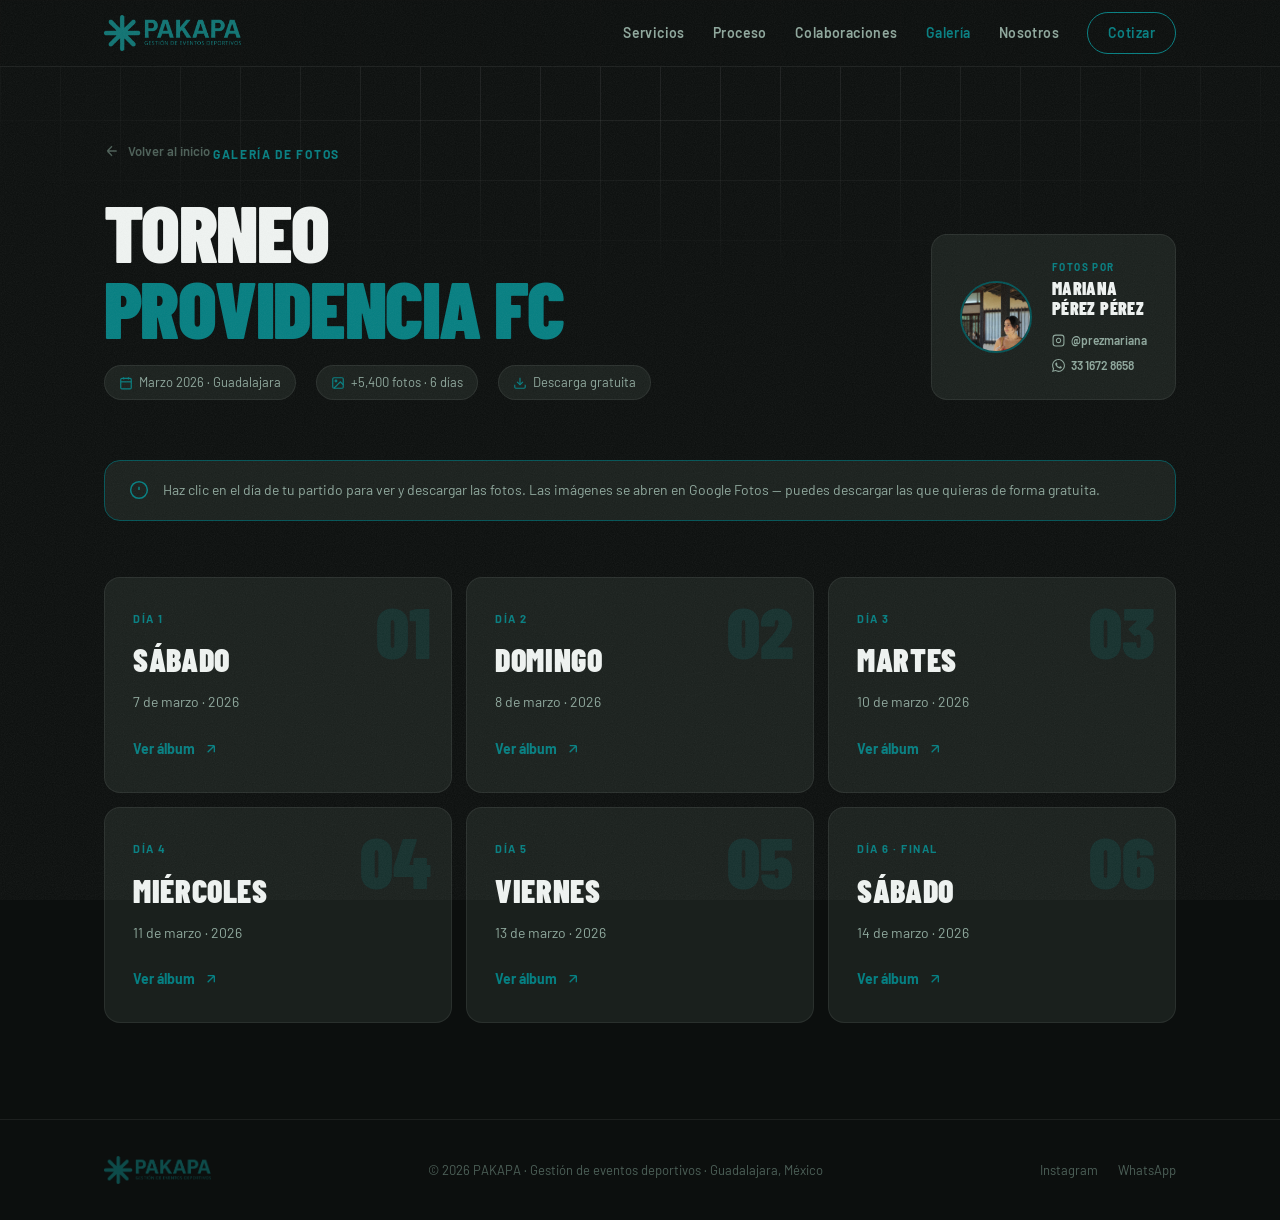
<file: fotos/index.html>
<!doctype html>
<html lang="es">
<head>
  <meta charset="utf-8" />
  <link rel="icon" type="image/svg+xml" href="/favicon.svg" />
  <meta name="viewport" content="width=device-width,initial-scale=1" />
  <title>Fotos · Torneo Providencia FC · PAKAPA</title>
  <meta name="description" content="Fotos del Torneo Providencia FC organizado por PAKAPA. +5,400 fotos organizadas por día." />
  <link rel="preconnect" href="https://fonts.googleapis.com">
  <link rel="preconnect" href="https://fonts.gstatic.com" crossorigin>
  <link href="https://fonts.googleapis.com/css2?family=Barlow+Condensed:wght@400;600;700;800;900&family=Barlow:wght@400;500;600&display=swap" rel="stylesheet">
  <link rel="stylesheet" href="/styles.css" />
  <style>
    .fotos-hero { padding: 140px 0 60px; position: relative; }
    .fotos-hero__bg { position: absolute; inset: 0; pointer-events: none; }
    .fotos-hero__grid {
      position: absolute; inset: 0;
      background-image: linear-gradient(var(--line) 1px, transparent 1px), linear-gradient(90deg, var(--line) 1px, transparent 1px);
      background-size: 60px 60px;
      mask-image: radial-gradient(ellipse 80% 80% at 50% 0%, black 30%, transparent 80%);
    }
    .fotos-hero__inner { position: relative; z-index: 1; }
    .fotos-hero__back {
      display: inline-flex; align-items: center; gap: 8px;
      font-size: 13px; font-weight: 600; color: var(--text-3);
      text-decoration: none; margin-bottom: 32px; transition: color .2s;
    }
    .fotos-hero__back:hover { color: var(--aqua); }
    .fotos-hero h1 {
      font-family: var(--font-display); font-size: clamp(40px, 7vw, 80px);
      font-weight: 900; line-height: .95; letter-spacing: -.02em;
      text-transform: uppercase; color: var(--text); margin-bottom: 12px;
    }
    .fotos-hero h1 span { color: var(--aqua); }
    .fotos-hero__meta { display: flex; align-items: center; gap: 20px; margin-top: 20px; flex-wrap: wrap; }
    .fotos-tag {
      display: inline-flex; align-items: center; gap: 6px;
      background: var(--bg-card); border: 1px solid var(--line);
      border-radius: 999px; padding: 6px 14px; font-size: 13px; color: var(--text-2);
    }
    .fotos-tag svg { color: var(--aqua); }
    .days-grid { display: grid; grid-template-columns: repeat(3, 1fr); gap: 14px; margin-top: 56px; }
    .day-card {
      background: var(--bg-card); border: 1px solid var(--line);
      border-radius: var(--r-md); padding: 32px 28px;
      display: flex; flex-direction: column; gap: 16px;
      text-decoration: none; color: var(--text);
      transition: border-color .25s, transform .25s;
      position: relative; overflow: hidden;
    }
    .day-card::before {
      content: ''; position: absolute; top: 0; left: 0; right: 0; height: 2px;
      background: linear-gradient(90deg, transparent, var(--aqua), transparent);
      opacity: 0; transition: opacity .3s;
    }
    .day-card:hover { border-color: var(--aqua-dim); transform: translateY(-4px); }
    .day-card:hover::before { opacity: 1; }
    .day-card__num {
      font-family: var(--font-display); font-size: 72px; font-weight: 900;
      line-height: 1; color: var(--aqua); opacity: .18;
      position: absolute; top: 16px; right: 20px;
    }
    .day-card__label { font-size: 11px; font-weight: 700; letter-spacing: .14em; text-transform: uppercase; color: var(--aqua); }
    .day-card__title { font-family: var(--font-display); font-size: 32px; font-weight: 900; text-transform: uppercase; letter-spacing: .02em; line-height: 1; color: var(--text); }
    .day-card__date { font-size: 14px; color: var(--text-2); }
    .day-card__cta { display: inline-flex; align-items: center; gap: 8px; margin-top: 8px; font-size: 14px; font-weight: 700; color: var(--aqua); }
    .day-card:hover .day-card__cta svg { transform: translate(3px, -3px); }
    .day-card__cta svg { transition: transform .2s; }
    .fotos-notice {
      background: var(--bg-card); border: 1px solid var(--aqua-dim);
      border-radius: var(--r-md); padding: 18px 24px;
      display: flex; align-items: center; gap: 14px;
      margin-bottom: 40px; color: var(--text-2); font-size: 14px;
    }
    .fotos-notice svg { color: var(--aqua); flex-shrink: 0; }
    @media(max-width: 900px) { .days-grid { grid-template-columns: 1fr 1fr; } }
    @media(max-width: 600px) {
      .days-grid { grid-template-columns: 1fr; }
      .fotos-hero { padding: 120px 0 40px; }
    }
  </style>
</head>
<body>

  <!-- HEADER -->
  <header class="header scrolled" id="header">
    <div class="wrap header__inner">
      <a href="/index.html" class="brand">
        <img src="/assets/logo2.png" alt="PAKAPA" class="brand__logo">
      </a>
      <nav class="nav">
        <a href="/index.html#servicios">Servicios</a>
        <a href="/index.html#proceso">Proceso</a>
        <a href="/index.html#colaboraciones">Colaboraciones</a>
        <a href="/fotos/" style="color:var(--aqua)">Galería</a>
        <a href="/index.html#nosotros">Nosotros</a>
        <a href="/index.html#contacto" class="nav__cta">Cotizar</a>
      </nav>
      <button class="nav-toggle" id="navToggle" aria-label="Menú">
        <span></span><span></span><span></span>
      </button>
    </div>
  </header>

  <!-- MOBILE NAV -->
  <div class="mobile-nav" id="mobileNav">
    <a href="/index.html#servicios" onclick="closeMobileNav()">Servicios</a>
    <a href="/index.html#proceso" onclick="closeMobileNav()">Proceso</a>
    <a href="/index.html#colaboraciones" onclick="closeMobileNav()">Colaboraciones</a>
    <a href="/fotos/" onclick="closeMobileNav()">Galería</a>
    <a href="/index.html#nosotros" onclick="closeMobileNav()">Nosotros</a>
    <a href="/index.html#contacto" class="mobile-nav__cta" onclick="closeMobileNav()">Cotizar</a>
  </div>

  <main>
    <section class="fotos-hero">
      <div class="fotos-hero__bg">
        <div class="fotos-hero__grid"></div>
      </div>
      <div class="wrap fotos-hero__inner" style="display:flex; align-items:flex-end; justify-content:space-between; gap:40px; flex-wrap:wrap;">

        <div style="flex:1; min-width:260px;">
          <a href="/index.html" class="fotos-hero__back">
            <svg width="16" height="16" viewBox="0 0 24 24" fill="none" stroke="currentColor" stroke-width="2"><path d="M19 12H5M5 12l7 7M5 12l7-7"/></svg>
            Volver al inicio
          </a>
          <span class="section__label">Galería de fotos</span>
          <h1>Torneo<br><span>Providencia FC</span></h1>
          <div class="fotos-hero__meta">
            <div class="fotos-tag">
              <svg width="14" height="14" viewBox="0 0 24 24" fill="none" stroke="currentColor" stroke-width="2"><rect x="3" y="4" width="18" height="18" rx="2"/><line x1="16" y1="2" x2="16" y2="6"/><line x1="8" y1="2" x2="8" y2="6"/><line x1="3" y1="10" x2="21" y2="10"/></svg>
              Marzo 2026 · Guadalajara
            </div>
            <div class="fotos-tag">
              <svg width="14" height="14" viewBox="0 0 24 24" fill="none" stroke="currentColor" stroke-width="2"><rect x="3" y="3" width="18" height="18" rx="2"/><circle cx="8.5" cy="8.5" r="1.5"/><path d="m21 15-5-5L5 21"/></svg>
              +5,400 fotos · 6 días
            </div>
            <div class="fotos-tag">
              <svg width="14" height="14" viewBox="0 0 24 24" fill="none" stroke="currentColor" stroke-width="2"><path d="M21 15v4a2 2 0 0 1-2 2H5a2 2 0 0 1-2-2v-4"/><polyline points="7 10 12 15 17 10"/><line x1="12" y1="15" x2="12" y2="3"/></svg>
              Descarga gratuita
            </div>
          </div>
        </div>

        <!-- FOTÓGRAFA -->
        <div style="
          flex-shrink:0;
          background: var(--bg-card);
          border: 1px solid var(--line);
          border-radius: var(--r-md);
          padding: 24px 28px;
          display: flex;
          align-items: center;
          gap: 20px;
          margin-bottom: 0;
        ">
          <img
            src="/assets/mariana-perez.jpg"
            alt="Mariana Pérez Pérez"
            style="
              width: 72px; height: 72px; border-radius: 50%;
              object-fit: cover; object-position: center top;
              border: 2px solid var(--aqua-dim); flex-shrink: 0;
            "
          />
          <div>
            <p style="font-size:10px; font-weight:700; letter-spacing:.14em; text-transform:uppercase; color:var(--aqua); margin:0 0 4px;">Fotos por</p>
            <p style="font-family:var(--font-display); font-size:18px; font-weight:900; text-transform:uppercase; color:var(--text); margin:0 0 12px; letter-spacing:.02em; line-height:1.1;">Mariana<br>Pérez Pérez</p>
            <div style="display:flex; flex-direction:column; gap:6px;">
              <a href="https://instagram.com/prezmariana" target="_blank" style="display:inline-flex; align-items:center; gap:6px; font-size:12px; font-weight:600; color:var(--text-2); text-decoration:none; transition:color .2s;" onmouseover="this.style.color='var(--aqua)'" onmouseout="this.style.color='var(--text-2)'">
                <svg width="13" height="13" viewBox="0 0 24 24" fill="none" stroke="currentColor" stroke-width="2"><rect x="2" y="2" width="20" height="20" rx="5" ry="5"/><path d="M16 11.37A4 4 0 1 1 12.63 8 4 4 0 0 1 16 11.37z"/><line x1="17.5" y1="6.5" x2="17.51" y2="6.5"/></svg>
                @prezmariana
              </a>
              <a href="https://wa.me/523316728658" target="_blank" style="display:inline-flex; align-items:center; gap:6px; font-size:12px; font-weight:600; color:var(--text-2); text-decoration:none; transition:color .2s;" onmouseover="this.style.color='var(--aqua)'" onmouseout="this.style.color='var(--text-2)'">
                <svg width="13" height="13" viewBox="0 0 24 24" fill="currentColor"><path d="M17.472 14.382c-.297-.149-1.758-.867-2.03-.967-.273-.099-.471-.148-.67.15-.197.297-.767.966-.94 1.164-.173.199-.347.223-.644.075-.297-.15-1.255-.463-2.39-1.475-.883-.788-1.48-1.761-1.653-2.059-.173-.297-.018-.458.13-.606.134-.133.298-.347.446-.52.149-.174.198-.298.298-.497.099-.198.05-.371-.025-.52-.075-.149-.669-1.612-.916-2.207-.242-.579-.487-.5-.669-.51-.173-.008-.371-.01-.57-.01-.198 0-.52.074-.792.372-.272.297-1.04 1.016-1.04 2.479 0 1.462 1.065 2.875 1.213 3.074.149.198 2.096 3.2 5.077 4.487.709.306 1.262.489 1.694.625.712.227 1.36.195 1.871.118.571-.085 1.758-.719 2.006-1.413.248-.694.248-1.289.173-1.413-.074-.124-.272-.198-.57-.347m-5.421 7.403h-.004a9.87 9.87 0 0 1-5.031-1.378l-.361-.214-3.741.982.998-3.648-.235-.374a9.86 9.86 0 0 1-1.51-5.26c.001-5.45 4.436-9.884 9.888-9.884 2.64 0 5.122 1.03 6.988 2.898a9.825 9.825 0 0 1 2.893 6.994c-.003 5.45-4.437 9.884-9.885 9.884m8.413-18.297A11.815 11.815 0 0 0 12.05 0C5.495 0 .16 5.335.157 11.892c0 2.096.547 4.142 1.588 5.945L.057 24l6.305-1.654a11.882 11.882 0 0 0 5.683 1.448h.005c6.554 0 11.89-5.335 11.893-11.893a11.821 11.821 0 0 0-3.48-8.413Z"/></svg>
                33 1672 8658
              </a>
            </div>
          </div>
        </div>

      </div>
    </section>

    <section class="section" style="padding-top:0;">
      <div class="wrap">
        <div class="fotos-notice">
          <svg width="20" height="20" viewBox="0 0 24 24" fill="none" stroke="currentColor" stroke-width="1.8"><circle cx="12" cy="12" r="10"/><line x1="12" y1="8" x2="12" y2="12"/><line x1="12" y1="16" x2="12.01" y2="16"/></svg>
          Haz clic en el día de tu partido para ver y descargar las fotos. Las imágenes se abren en Google Fotos — puedes descargar las que quieras de forma gratuita.
        </div>
        <div class="days-grid">
          <a href="https://photos.app.goo.gl/yaPDPWjsVvygBhTG7" target="_blank" class="day-card">
            <div class="day-card__num">01</div>
            <span class="day-card__label">Día 1</span>
            <div class="day-card__title">Sábado</div>
            <div class="day-card__date">7 de marzo · 2026</div>
            <div class="day-card__cta">Ver álbum <svg width="16" height="16" viewBox="0 0 24 24" fill="none" stroke="currentColor" stroke-width="2"><path d="M7 17L17 7M17 7H7M17 7v10"/></svg></div>
          </a>
          <a href="https://photos.app.goo.gl/FNRDKgxBBthQBk2W7" target="_blank" class="day-card">
            <div class="day-card__num">02</div>
            <span class="day-card__label">Día 2</span>
            <div class="day-card__title">Domingo</div>
            <div class="day-card__date">8 de marzo · 2026</div>
            <div class="day-card__cta">Ver álbum <svg width="16" height="16" viewBox="0 0 24 24" fill="none" stroke="currentColor" stroke-width="2"><path d="M7 17L17 7M17 7H7M17 7v10"/></svg></div>
          </a>
          <a href="https://photos.app.goo.gl/9WR4TvBqcrRajZEE7" target="_blank" class="day-card">
            <div class="day-card__num">03</div>
            <span class="day-card__label">Día 3</span>
            <div class="day-card__title">Martes</div>
            <div class="day-card__date">10 de marzo · 2026</div>
            <div class="day-card__cta">Ver álbum <svg width="16" height="16" viewBox="0 0 24 24" fill="none" stroke="currentColor" stroke-width="2"><path d="M7 17L17 7M17 7H7M17 7v10"/></svg></div>
          </a>
          <a href="https://photos.app.goo.gl/WxTL7asFvXeFYMqSA" target="_blank" class="day-card">
            <div class="day-card__num">04</div>
            <span class="day-card__label">Día 4</span>
            <div class="day-card__title">Miércoles</div>
            <div class="day-card__date">11 de marzo · 2026</div>
            <div class="day-card__cta">Ver álbum <svg width="16" height="16" viewBox="0 0 24 24" fill="none" stroke="currentColor" stroke-width="2"><path d="M7 17L17 7M17 7H7M17 7v10"/></svg></div>
          </a>
          <a href="https://photos.app.goo.gl/bL5p29zFnU8MYsfD8" target="_blank" class="day-card">
            <div class="day-card__num">05</div>
            <span class="day-card__label">Día 5</span>
            <div class="day-card__title">Viernes</div>
            <div class="day-card__date">13 de marzo · 2026</div>
            <div class="day-card__cta">Ver álbum <svg width="16" height="16" viewBox="0 0 24 24" fill="none" stroke="currentColor" stroke-width="2"><path d="M7 17L17 7M17 7H7M17 7v10"/></svg></div>
          </a>
          <a href="https://photos.app.goo.gl/iBUJL24AzXqZQaPw5" target="_blank" class="day-card">
            <div class="day-card__num">06</div>
            <span class="day-card__label">Día 6 · Final</span>
            <div class="day-card__title">Sábado</div>
            <div class="day-card__date">14 de marzo · 2026</div>
            <div class="day-card__cta">Ver álbum <svg width="16" height="16" viewBox="0 0 24 24" fill="none" stroke="currentColor" stroke-width="2"><path d="M7 17L17 7M17 7H7M17 7v10"/></svg></div>
          </a>
        </div>
      </div>
    </section>
  </main>

  <!-- FOOTER -->
  <footer class="footer">
    <div class="wrap footer__inner">
      <img src="/assets/logo2.png" alt="PAKAPA" class="footer__logo">
      <p>© <span id="year"></span> PAKAPA · Gestión de eventos deportivos · Guadalajara, México</p>
      <div class="footer__links">
        <a href="https://www.instagram.com/pakapa_mx/" target="_blank">Instagram</a>
        <a href="https://wa.me/5213318287144" target="_blank">WhatsApp</a>
      </div>
    </div>
  </footer>

  <script>
    document.getElementById("year").textContent = new Date().getFullYear();
    const toggle = document.getElementById('navToggle');
    const mobileNav = document.getElementById('mobileNav');
    toggle.addEventListener('click', () => {
      mobileNav.classList.toggle('open');
      toggle.classList.toggle('open');
    });
    function closeMobileNav() {
      mobileNav.classList.remove('open');
      toggle.classList.remove('open');
    }
  </script>
</body>
</html>
</file>
<file: styles.css>
/* =============================================
   PAKAPA — Dark Premium Theme
   ============================================= */

@import url('https://fonts.googleapis.com/css2?family=Barlow+Condensed:wght@400;600;700;800;900&family=Barlow:wght@400;500;600&display=swap');

:root {
  /* Core palette */
  --bg:        #0C0F0E;
  --bg-2:      #111714;
  --bg-3:      #161C19;
  --bg-card:   #1A201D;
  --bg-card-2: #1F2823;

  /* Aqua accent — brand color */
  --aqua:        #067F82;
  --aqua-light:  #0A9EA2;
  --aqua-dim:    #045558;
  --aqua-glow:   rgba(6, 127, 130, 0.18);
  --aqua-glow-s: rgba(6, 127, 130, 0.10);

  /* Text */
  --text:        #F0F4F2;
  --text-2:      #8FA89D;
  --text-3:      #4D6058;

  /* Lines */
  --line:        rgba(255,255,255,0.07);
  --line-2:      rgba(255,255,255,0.12);

  /* Radii */
  --r-sm:  10px;
  --r-md:  16px;
  --r-lg:  22px;

  /* Fonts */
  --font-display: 'Barlow Condensed', sans-serif;
  --font-body:    'Barlow', sans-serif;
}

/* ---- RESET ---- */
*, *::before, *::after { box-sizing: border-box; margin: 0; padding: 0; }
html { scroll-behavior: smooth; }

body {
  font-family: var(--font-body);
  background: var(--bg);
  color: var(--text);
  line-height: 1.6;
  -webkit-font-smoothing: antialiased;
}

/* Static grain texture — professional, not animated */
body::after {
  content: '';
  position: fixed;
  inset: 0;
  z-index: 999;
  pointer-events: none;
  opacity: 0.07;
  background-image: url("data:image/svg+xml,%3Csvg xmlns='http://www.w3.org/2000/svg' width='200' height='200'%3E%3Cfilter id='g'%3E%3CfeTurbulence type='fractalNoise' baseFrequency='0.9' numOctaves='4' stitchTiles='stitch'/%3E%3CfeColorMatrix type='saturate' values='0'/%3E%3C/filter%3E%3Crect width='200' height='200' filter='url(%23g)' opacity='1'/%3E%3C/svg%3E");
  background-size: 200px 200px;
  background-repeat: repeat;
}

/* All content sits above the noise layer */
header, main, footer { position: relative; z-index: 1; }

a { text-decoration: none; color: inherit; }
img { display: block; max-width: 100%; }

.wrap {
  max-width: 1120px;
  margin: 0 auto;
  padding: 0 24px;
}

/* =============================================
   HEADER
   ============================================= */
.header {
  position: fixed;
  top: 0; left: 0; right: 0;
  z-index: 100;
  padding: 18px 0;
  transition: background .3s, border-color .3s, padding .3s;
  border-bottom: 1px solid transparent;
}
.header.scrolled {
  background: rgba(12, 15, 14, 0.92);
  backdrop-filter: blur(16px);
  border-color: var(--line);
  padding: 12px 0;
}
.header__inner {
  display: flex;
  align-items: center;
  justify-content: space-between;
}
.brand__logo { height: 36px; }

.nav {
  display: flex;
  gap: 28px;
  align-items: center;
}
.nav a {
  font-size: 14px;
  font-weight: 600;
  color: var(--text-2);
  letter-spacing: .03em;
  transition: color .2s;
}
.nav a:hover { color: var(--text); }
.nav__cta {
  padding: 9px 20px;
  border-radius: 999px;
  border: 1.5px solid var(--aqua);
  color: var(--aqua) !important;
  font-weight: 700;
  transition: background .2s, color .2s !important;
}
.nav__cta:hover {
  background: var(--aqua) !important;
  color: var(--bg) !important;
}

/* Mobile toggle */
.nav-toggle {
  display: none;
  flex-direction: column;
  gap: 5px;
  background: none;
  border: none;
  cursor: pointer;
  padding: 4px;
}
.nav-toggle span {
  display: block;
  width: 24px;
  height: 2px;
  background: var(--text);
  border-radius: 2px;
  transition: transform .3s, opacity .3s;
}
.nav-toggle.open span:nth-child(1) { transform: translateY(7px) rotate(45deg); }
.nav-toggle.open span:nth-child(2) { opacity: 0; }
.nav-toggle.open span:nth-child(3) { transform: translateY(-7px) rotate(-45deg); }

/* Mobile nav */
.mobile-nav {
  position: fixed;
  top: 0; left: 0; right: 0; bottom: 0;
  background: var(--bg);
  z-index: 99;
  display: flex;
  flex-direction: column;
  align-items: center;
  justify-content: center;
  gap: 32px;
  opacity: 0;
  pointer-events: none;
  transition: opacity .3s;
}
.mobile-nav.open { opacity: 1; pointer-events: all; }
.mobile-nav a {
  font-family: var(--font-display);
  font-size: 36px;
  font-weight: 700;
  color: var(--text);
  letter-spacing: .02em;
}
.mobile-nav__cta {
  color: var(--aqua) !important;
  border: 1.5px solid var(--aqua);
  padding: 12px 32px;
  border-radius: 999px;
  font-size: 24px !important;
}

@media(max-width: 860px) {
  .nav { display: none; }
  .nav-toggle { display: flex; }
}

/* =============================================
   HERO
   ============================================= */
.hero {
  position: relative;
  min-height: 100vh;
  display: flex;
  align-items: center;
  padding: 120px 0 80px;
  overflow: hidden;
}

.hero__bg {
  position: absolute;
  inset: 0;
  pointer-events: none;
}

.hero__grid {
  position: absolute;
  inset: 0;
  background-image:
    linear-gradient(var(--line) 1px, transparent 1px),
    linear-gradient(90deg, var(--line) 1px, transparent 1px);
  background-size: 60px 60px;
  mask-image: radial-gradient(ellipse 80% 60% at 50% 0%, black 30%, transparent 80%);
}

.hero__glow {
  position: absolute;
  border-radius: 50%;
  filter: blur(80px);
}
.hero__glow--1 {
  width: 600px; height: 400px;
  top: -100px; left: -100px;
  background: var(--aqua-glow-s);
}
.hero__glow--2 {
  width: 400px; height: 300px;
  top: 40%; right: -50px;
  background: rgba(46, 196, 182, 0.05);
}

.hero__inner { position: relative; z-index: 1; max-width: 800px; }

.hero__badge {
  display: inline-flex;
  align-items: center;
  gap: 8px;
  font-size: 13px;
  font-weight: 600;
  color: var(--aqua);
  letter-spacing: .08em;
  text-transform: uppercase;
  margin-bottom: 24px;
}
.badge-dot {
  width: 8px; height: 8px;
  border-radius: 50%;
  background: var(--aqua);
  box-shadow: 0 0 12px var(--aqua);
  animation: pulse 2s infinite;
}
@keyframes pulse {
  0%, 100% { box-shadow: 0 0 6px var(--aqua); }
  50% { box-shadow: 0 0 18px var(--aqua-light); }
}

.hero__title {
  font-family: var(--font-display);
  font-size: clamp(72px, 10vw, 120px);
  font-weight: 900;
  line-height: .95;
  letter-spacing: -.02em;
  text-transform: uppercase;
  color: var(--text);
  margin-bottom: 24px;
}
.hero__accent {
  color: var(--aqua);
  display: block;
}

.hero__text {
  font-size: 18px;
  line-height: 1.7;
  color: var(--text-2);
  max-width: 580px;
  margin-bottom: 36px;
}
.hero__text strong { color: var(--text); font-weight: 600; }

.hero__actions {
  display: flex;
  gap: 12px;
  flex-wrap: wrap;
  margin-bottom: 56px;
}

.hero__stats {
  display: flex;
  align-items: center;
  gap: 0;
  flex-wrap: wrap;
  padding: 20px 0;
  border-top: 1px solid var(--line);
}
.stat { padding: 0 28px 0 0; }
.stat:first-child { padding-left: 0; }
.stat strong {
  display: block;
  font-family: var(--font-display);
  font-size: 18px;
  font-weight: 800;
  letter-spacing: .02em;
  color: var(--text);
}
.stat span {
  display: block;
  font-size: 13px;
  color: var(--text-3);
  margin-top: 2px;
}
.stat__divider {
  width: 1px;
  height: 36px;
  background: var(--line-2);
  margin-right: 28px;
}

/* =============================================
   BUTTONS
   ============================================= */
.btn {
  display: inline-flex;
  align-items: center;
  gap: 8px;
  padding: 13px 24px;
  border-radius: var(--r-sm);
  font-family: var(--font-body);
  font-size: 15px;
  font-weight: 700;
  border: 1.5px solid transparent;
  cursor: pointer;
  transition: all .2s;
  white-space: nowrap;
}
.btn--primary {
  background: var(--aqua);
  color: var(--bg);
  border-color: var(--aqua);
}
.btn--primary:hover {
  background: var(--aqua-light);
  border-color: var(--aqua-light);
  transform: translateY(-1px);
  box-shadow: 0 8px 24px var(--aqua-glow);
}
.btn--ghost {
  background: transparent;
  color: var(--text);
  border-color: var(--line-2);
}
.btn--ghost:hover {
  border-color: var(--text-2);
  background: rgba(255,255,255,0.04);
}
.btn--large { padding: 16px 32px; font-size: 17px; }

/* =============================================
   SECTIONS
   ============================================= */
.section { padding: 96px 0; }
.section--dark { background: var(--bg-2); }
.section--contact {
  background: var(--bg-2);
  border-top: 1px solid var(--line);
}

.section__header { margin-bottom: 56px; }
.section__header--center { text-align: center; }

.section__label {
  display: inline-block;
  font-size: 12px;
  font-weight: 700;
  letter-spacing: .14em;
  text-transform: uppercase;
  color: var(--aqua);
  margin-bottom: 14px;
}

.section h2 {
  font-family: var(--font-display);
  font-size: clamp(36px, 5vw, 56px);
  font-weight: 800;
  line-height: 1.05;
  letter-spacing: -.01em;
  text-transform: uppercase;
  color: var(--text);
}

.section__sub {
  margin-top: 10px;
  color: var(--text-2);
  font-size: 16px;
}

/* =============================================
   SERVICES
   ============================================= */
.services-grid {
  display: grid;
  grid-template-columns: repeat(3, 1fr);
  gap: 14px;
}

.service-card {
  background: var(--bg-card);
  border: 1px solid var(--line);
  border-radius: var(--r-md);
  padding: 28px 24px;
  transition: border-color .25s, transform .25s;
  position: relative;
  overflow: hidden;
}
.service-card::before {
  content: '';
  position: absolute;
  top: 0; left: 0; right: 0;
  height: 1px;
  background: linear-gradient(90deg, transparent, var(--aqua-dim), transparent);
  opacity: 0;
  transition: opacity .3s;
}
.service-card:hover {
  border-color: var(--aqua-dim);
  transform: translateY(-3px);
}
.service-card:hover::before { opacity: 1; }

.service-card--featured {
  border-color: var(--aqua-dim);
  background: linear-gradient(135deg, var(--bg-card-2), var(--bg-card));
}
.service-card--featured::before { opacity: 1; }

.service-card__icon {
  width: 44px; height: 44px;
  background: var(--aqua-glow);
  border-radius: 10px;
  display: flex;
  align-items: center;
  justify-content: center;
  margin-bottom: 18px;
  color: var(--aqua);
}

.service-card h3 {
  font-family: var(--font-display);
  font-size: 20px;
  font-weight: 700;
  letter-spacing: .02em;
  text-transform: uppercase;
  color: var(--text);
  margin-bottom: 10px;
}
.service-card p {
  font-size: 14px;
  color: var(--text-2);
  line-height: 1.6;
}

/* Pricing strip */
.pricing-strip {
  display: flex;
  align-items: center;
  gap: 0;
  background: var(--bg-card);
  border: 1px solid var(--line);
  border-radius: var(--r-md);
  padding: 22px 32px;
  margin-top: 20px;
  flex-wrap: wrap;
}
.pricing-item { flex: 1; min-width: 180px; padding: 8px 0; }
.pricing-label {
  display: block;
  font-family: var(--font-display);
  font-size: 16px;
  font-weight: 700;
  text-transform: uppercase;
  letter-spacing: .03em;
  color: var(--aqua);
  margin-bottom: 4px;
}
.pricing-desc {
  display: block;
  font-size: 13px;
  color: var(--text-3);
}
.pricing-divider {
  width: 1px;
  height: 40px;
  background: var(--line-2);
  margin: 0 28px;
  flex-shrink: 0;
}

@media(max-width: 900px) {
  .services-grid { grid-template-columns: 1fr 1fr; }
  .pricing-strip { flex-direction: column; align-items: flex-start; }
  .pricing-divider { width: 40px; height: 1px; margin: 4px 0; }
}
@media(max-width: 600px) {
  .services-grid { grid-template-columns: 1fr; }
}

/* =============================================
   PARTNERS
   ============================================= */
.partners {
  display: flex;
  gap: 20px;
  flex-wrap: wrap;
  justify-content: center;
  margin-top: 48px;
}
.partner-card {
  background: var(--bg-card);
  border: 1px solid var(--line);
  border-radius: var(--r-md);
  padding: 28px 40px;
  display: flex;
  align-items: center;
  justify-content: center;
  transition: border-color .25s, transform .25s;
}
.partner-card:hover {
  border-color: var(--aqua-dim);
  transform: translateY(-3px);
}
.partner-card img {
  height: 70px;
  width: auto;
  opacity: .85;
  transition: opacity .2s;
}
.partner-card:hover img { opacity: 1; }

/* =============================================
   PROCESS
   ============================================= */
.process {
  display: grid;
  grid-template-columns: 1fr 24px 1fr 24px 1fr 24px 1fr;
  align-items: start;
  gap: 0;
  max-width: 960px;
}

.process__step {
  background: var(--bg-card);
  border: 1px solid var(--line);
  border-radius: var(--r-md);
  padding: 28px 22px;
  transition: border-color .25s;
}
.process__step:hover { border-color: var(--aqua-dim); }

.process__num {
  font-family: var(--font-display);
  font-size: 48px;
  font-weight: 900;
  line-height: 1;
  color: var(--aqua);
  opacity: .25;
  margin-bottom: 12px;
}

.process__content h3 {
  font-family: var(--font-display);
  font-size: 22px;
  font-weight: 800;
  text-transform: uppercase;
  letter-spacing: .04em;
  color: var(--text);
  margin-bottom: 8px;
}
.process__content p {
  font-size: 14px;
  color: var(--text-2);
  line-height: 1.6;
}

.process__connector {
  display: flex;
  align-items: center;
  justify-content: center;
  padding-top: 52px;
}
.process__connector::after {
  content: '';
  display: block;
  width: 24px;
  height: 2px;
  background: var(--line-2);
}

@media(max-width: 860px) {
  .process {
    grid-template-columns: 1fr;
    gap: 12px;
  }
  .process__connector { display: none; }
  .process { max-width: 500px; }
}

/* =============================================
   NOSOTROS
   ============================================= */
.about {
  display: grid;
  grid-template-columns: 1fr 1fr;
  gap: 64px;
  align-items: center;
}
.about__text .section__label { margin-bottom: 14px; }
.about__text h2 { margin-bottom: 24px; }
.about__text p {
  font-size: 16px;
  color: var(--text-2);
  line-height: 1.75;
  margin-bottom: 16px;
}
.about__quote {
  border-left: 3px solid var(--aqua);
  padding: 12px 20px;
  margin-top: 24px;
  font-style: italic;
  font-size: 16px;
  color: var(--text-2);
  background: var(--bg-card);
  border-radius: 0 var(--r-sm) var(--r-sm) 0;
}

.about__gallery {
  display: grid;
  grid-template-columns: 1fr 1fr;
  gap: 10px;
}
.about__gallery img {
  width: 100%;
  height: 160px;
  object-fit: cover;
  border-radius: var(--r-md);
  border: 1px solid var(--line);
}
.about__gallery img:first-child {
  grid-column: span 2;
  height: 200px;
}

@media(max-width: 860px) {
  .about { grid-template-columns: 1fr; gap: 40px; }
}

/* =============================================
   INSTAGRAM
   ============================================= */
.ig-link {
  color: var(--aqua);
  font-weight: 600;
}
.ig-embed {
  background: var(--bg-card);
  border-radius: var(--r-lg);
  border: 1px solid var(--line);
  padding: 12px;
  overflow: hidden;
  margin-top: 24px;
}

/* =============================================
   CONTACT
   ============================================= */
.contact {
  display: flex;
  justify-content: center;
}
.contact__inner {
  text-align: center;
  max-width: 580px;
}
.contact__inner .section__label { margin-bottom: 14px; }
.contact__inner h2 { margin-bottom: 18px; }
.contact__inner p {
  font-size: 17px;
  color: var(--text-2);
  margin-bottom: 32px;
}
.contact__phone {
  margin-top: 16px !important;
  font-size: 14px !important;
  color: var(--text-3) !important;
  margin-bottom: 0 !important;
}

/* =============================================
   FOOTER
   ============================================= */
.footer {
  padding: 36px 0;
  border-top: 1px solid var(--line);
}
.footer__inner {
  display: flex;
  align-items: center;
  justify-content: space-between;
  flex-wrap: wrap;
  gap: 16px;
}
.footer__logo { height: 28px; opacity: .6; }
.footer p {
  font-size: 13px;
  color: var(--text-3);
}
.footer__links {
  display: flex;
  gap: 20px;
}
.footer__links a {
  font-size: 13px;
  color: var(--text-3);
  transition: color .2s;
}
.footer__links a:hover { color: var(--aqua); }

/* =============================================
   ANIMATE IN
   ============================================= */
.animate-in {
  opacity: 0;
  transform: translateY(20px);
  transition: opacity .5s ease, transform .5s ease;
}
.animate-in.visible {
  opacity: 1;
  transform: translateY(0);
}
.service-card:nth-child(2).animate-in { transition-delay: .08s; }
.service-card:nth-child(3).animate-in { transition-delay: .16s; }
.service-card:nth-child(4).animate-in { transition-delay: .24s; }
.service-card:nth-child(5).animate-in { transition-delay: .32s; }
.service-card:nth-child(6).animate-in { transition-delay: .40s; }
.process__step:nth-child(3).animate-in { transition-delay: .1s; }
.process__step:nth-child(5).animate-in { transition-delay: .2s; }
.process__step:nth-child(7).animate-in { transition-delay: .3s; }

/* =============================================
   GALERÍA TORNEO
   ============================================= */
.gallery-grid {
  display: grid;
  grid-template-columns: repeat(3, 1fr);
  gap: 14px;
}

.gallery-day {
  background: var(--bg-card);
  border: 1px solid var(--line);
  border-radius: var(--r-md);
  padding: 28px 24px;
  display: flex;
  align-items: center;
  gap: 20px;
  text-decoration: none;
  color: var(--text);
  transition: border-color .25s, transform .25s;
  position: relative;
  overflow: hidden;
}

.gallery-day::before {
  content: '';
  position: absolute;
  top: 0; left: 0; right: 0;
  height: 2px;
  background: linear-gradient(90deg, transparent, var(--aqua), transparent);
  opacity: 0;
  transition: opacity .3s;
}

.gallery-day:hover {
  border-color: var(--aqua-dim);
  transform: translateY(-3px);
}

.gallery-day:hover::before { opacity: 1; }
.gallery-day:hover .gallery-day__arrow { color: var(--aqua); transform: translate(3px, -3px); }

.gallery-day__num {
  font-family: var(--font-display);
  font-size: 52px;
  font-weight: 900;
  line-height: 1;
  color: var(--aqua);
  opacity: .2;
  min-width: 54px;
}

.gallery-day__info { flex: 1; }

.gallery-day__info h3 {
  font-family: var(--font-display);
  font-size: 22px;
  font-weight: 800;
  text-transform: uppercase;
  letter-spacing: .04em;
  color: var(--text);
  margin-bottom: 4px;
}

.gallery-day__info p {
  font-size: 13px;
  color: var(--text-3);
}

.gallery-day__arrow {
  color: var(--text-3);
  flex-shrink: 0;
  transition: color .2s, transform .2s;
}

@media(max-width: 900px) {
  .gallery-grid { grid-template-columns: 1fr 1fr; }
}
@media(max-width: 600px) {
  .gallery-grid { grid-template-columns: 1fr; }
}
</file>
